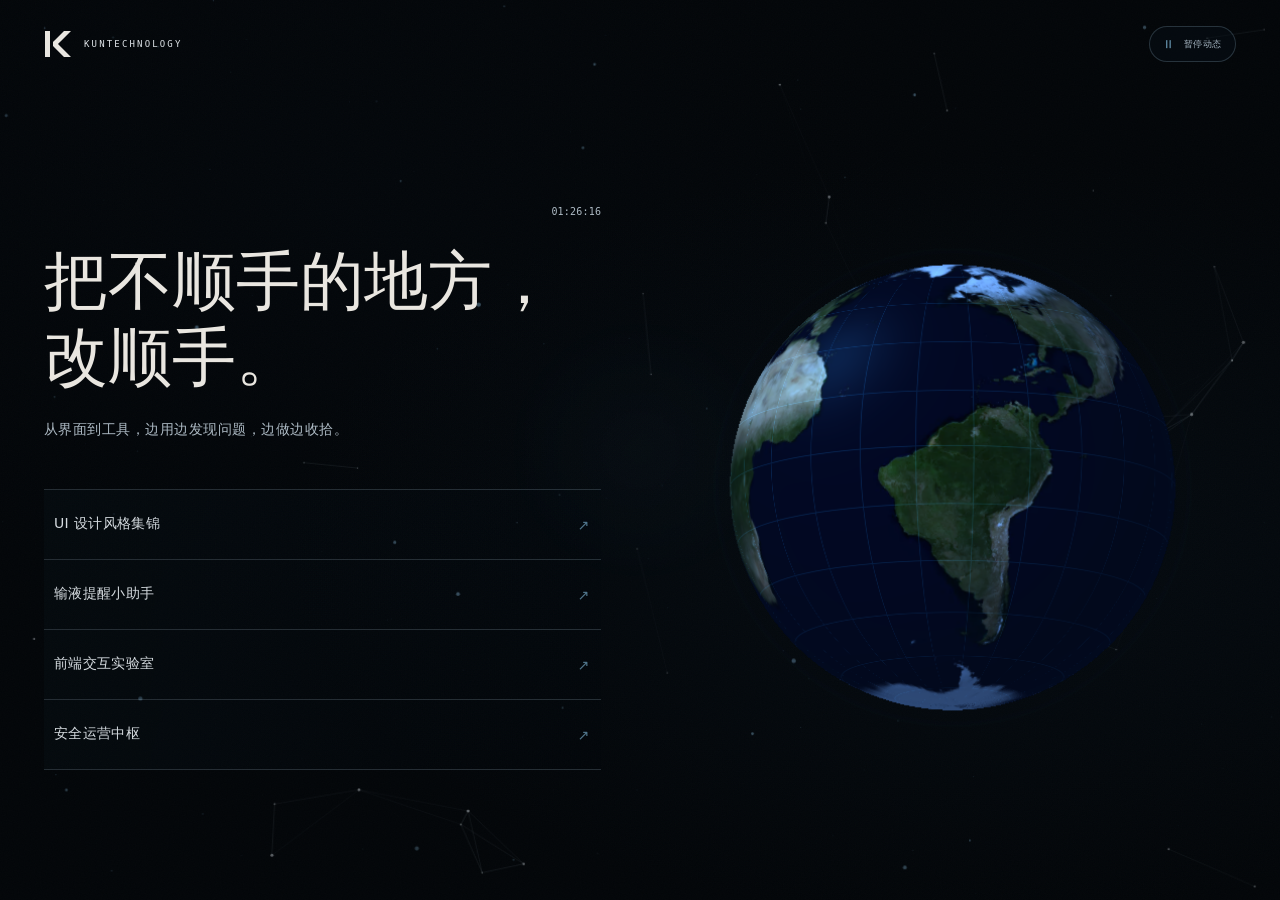
<file: index.html>
<!doctype html>
<html lang="zh-CN">
<head>
  <meta charset="utf-8">
  <meta name="viewport" content="width=device-width, initial-scale=1, viewport-fit=cover">
  <meta name="theme-color" content="#030609">
  <meta name="description" content="把不顺手的地方，改顺手。从界面到工具，边用边发现问题，边做边收拾。">
  <meta name="robots" content="index,follow">
  <link rel="canonical" href="https://kuntechnology.github.io/">
  <link rel="icon" type="image/svg+xml" href="/favicon.svg">
  <meta property="og:type" content="website">
  <meta property="og:title" content="把不顺手的地方，改顺手。 · Kuntechnology">
  <meta property="og:description" content="从界面到工具，边用边发现问题，边做边收拾。">
  <meta property="og:url" content="https://kuntechnology.github.io/">
  <title>把不顺手的地方，改顺手。 · Kuntechnology</title>
  <style>
    @property --edge-angle { syntax: "<angle>"; inherits: false; initial-value: 125deg; }
    @property --halo-rx { syntax: "<length>"; inherits: false; initial-value: 140px; }
    @property --halo-ry { syntax: "<length>"; inherits: false; initial-value: 140px; }
    :root {
      color-scheme: dark; --ink:#e9e6e0; --muted:#aebbc5; --dim:#8293a0; --ground:#030609;
      --space-spotlight:rgba(129,191,232,.095); --space-grain-alpha:.035; --spotlight-x:50vw; --spotlight-y:50vh;
      --line:rgba(171,197,217,.20); --blue:#8ccbee; --blue-bright:#c7f0ff;
      --panel-border-active:rgba(164,222,246,.54); --panel-edge-light:rgba(186,235,255,.58); --panel-edge-dim:rgba(100,174,214,.14);
      --serif:"Songti SC","Noto Serif CJK SC",STSong,"Yu Mincho",ui-serif,Georgia,serif;
      --sans:Inter,ui-sans-serif,system-ui,-apple-system,BlinkMacSystemFont,"Segoe UI","PingFang SC","Hiragino Sans GB","Microsoft YaHei",sans-serif;
      --mono:ui-monospace,SFMono-Regular,Menlo,Consolas,monospace;
    }
    *,*::before,*::after{box-sizing:border-box}
    html{min-width:320px;overflow-x:clip;background:var(--ground);scroll-behavior:smooth}
    body{min-width:320px;min-height:100svh;margin:0;overflow-x:hidden;color:var(--ink);background:radial-gradient(ellipse at 76% 60%,rgba(16,40,61,.16),transparent 43rem),radial-gradient(ellipse at 26% 24%,rgba(7,17,29,.12),transparent 36rem),var(--ground);font-family:var(--sans);-webkit-font-smoothing:antialiased}
    #noise-texture,#spotlight{position:fixed;inset:0;pointer-events:none}
    #noise-texture{z-index:0;opacity:var(--space-grain-alpha);background-size:180px 180px;background-image:url("data:image/svg+xml,%3Csvg xmlns='http://www.w3.org/2000/svg' viewBox='0 0 180 180'%3E%3Cfilter id='n'%3E%3CfeTurbulence type='fractalNoise' baseFrequency='.82' numOctaves='2' stitchTiles='stitch'/%3E%3C/filter%3E%3Crect width='100%25' height='100%25' filter='url(%23n)' opacity='.62'/%3E%3C/svg%3E")}
    #spotlight{z-index:2;display:none;opacity:0;--halo-rx:140px;--halo-ry:140px;background:radial-gradient(ellipse var(--halo-rx) var(--halo-ry) at var(--spotlight-x) var(--spotlight-y),var(--space-spotlight),rgba(91,151,188,.025) 46%,transparent 100%)}
    html[data-typed-effects="true"] #spotlight{animation:spotlight-waver 8.3s cubic-bezier(.38,.05,.62,.95) infinite}
    html[data-spotlight-active="true"] #spotlight{opacity:1} html[data-motion-stopped="true"] #spotlight{opacity:0}
    a{color:inherit} a:focus-visible{outline:2px solid var(--blue-bright);outline-offset:5px;border-radius:2px}
    .skip-link{position:fixed;z-index:20;top:12px;left:12px;padding:11px 15px;transform:translateY(-160%);color:#07101e;background:var(--blue-bright);font-weight:700;text-decoration:none}
    .skip-link:focus{transform:translateY(0)}
    .ambient,.pointer-trails{position:fixed;inset:0;width:100%;height:100%;pointer-events:none}
    .ambient{z-index:1;opacity:.7}.pointer-trails{z-index:4;opacity:.92}
    .frame{position:relative;z-index:3;width:min(1360px,calc(100% - 88px));margin-inline:auto}
    .masthead{height:88px;display:flex;align-items:center;justify-content:space-between}
    .wordmark{display:inline-flex;align-items:center;gap:12px;color:#e0e5e9;text-decoration:none}
    .wordmark-mark{display:block;flex:none;width:28px;height:32px;object-fit:contain}
    .wordmark-name{font:500 9px/1 var(--mono);letter-spacing:.24em}
    .motion-toggle{min-height:36px;display:inline-flex;align-items:center;gap:9px;padding:0 13px;border:1px solid rgba(151,183,205,.24);border-radius:999px;color:#a8b7c4;background:rgba(7,15,23,.48);font:9px/1 var(--mono);letter-spacing:.06em;cursor:pointer;transition:color .2s ease,border-color .2s ease,background .2s ease}
    .motion-toggle:hover,.motion-toggle:focus-visible{color:var(--blue-bright);border-color:rgba(140,203,238,.62);background:rgba(20,44,61,.42)}
    .motion-glyph{width:12px;color:var(--blue);font:11px/1 var(--mono);text-align:center}.motion-toggle:disabled{opacity:.62;cursor:not-allowed}
    main{min-height:calc(100svh - 88px)}
    .exhibition{min-height:calc(100svh - 88px);display:grid;grid-template-columns:minmax(0,1fr) minmax(0,1.02fr);grid-template-rows:auto auto;align-items:center;column-gap:clamp(28px,5.2vw,76px);padding:clamp(26px,4.5vh,48px) 0 clamp(36px,6vh,58px)}
    .copy{grid-column:1;grid-row:1;align-self:end;min-width:0;max-width:610px;padding:0 0 8px}
    .clock-row{min-height:15px;display:flex;align-items:center;justify-content:flex-end;margin:0 0 24px}
    .local-clock{display:inline-flex;flex:none;align-items:center;gap:7px;margin-inline-start:auto;color:var(--muted);font:10px/1 var(--mono);font-variant-numeric:tabular-nums;letter-spacing:.02em;white-space:nowrap}
    .local-clock[hidden]{display:none}.local-clock time{min-width:8ch}
    h1{margin:0;max-width:610px;color:var(--ink);font:500 clamp(56px,5vw,72px)/1.2 var(--serif);letter-spacing:0}
    .title-line{display:block}
    .intro{max-width:510px;margin:20px 0 0;color:var(--muted);font-size:14px;line-height:1.85;letter-spacing:.035em;text-wrap:pretty}
    .project-nav{grid-column:1;grid-row:2;align-self:start;min-width:0;margin:clamp(30px,4.2vh,42px) 0 0}
    .index{display:grid;gap:0;margin:0;padding:0;list-style:none;border-top:1px solid var(--line)}
    .index li{position:relative;min-width:0;border-bottom:1px solid var(--line)}
    .index-link{min-height:69px;display:grid;grid-template-columns:minmax(0,1fr) 18px;align-items:center;gap:12px;position:relative;isolation:isolate;margin:0;padding:8px 10px;color:var(--muted);text-decoration:none;--impact:0;--collision-x:0;--collision-y:0;border:0;border-radius:0;background:linear-gradient(105deg,rgba(20,42,58,.12),rgba(7,18,29,.02));transform:translate3d(calc(var(--collision-x)*1px),calc(var(--collision-y)*1px),0) scaleX(calc(1 + var(--impact)*.008)) scaleY(calc(1 + var(--impact)*.025));transition:color .22s ease,padding .22s ease,transform .32s cubic-bezier(.2,.9,.3,1.14),background-color .22s ease}
    .index-link::before{content:"";position:absolute;z-index:-1;inset:0;padding:1px;background:conic-gradient(from var(--edge-angle,125deg),transparent 0deg 218deg,var(--panel-edge-dim) 258deg,var(--panel-edge-light) 282deg,var(--panel-edge-dim) 308deg,transparent 336deg);-webkit-mask:linear-gradient(#000 0 0) content-box,linear-gradient(#000 0 0);mask:linear-gradient(#000 0 0) content-box,linear-gradient(#000 0 0);-webkit-mask-composite:xor;mask-composite:exclude;opacity:0;transition:opacity .22s ease;pointer-events:none}
    html[data-typed-effects="true"] .index-link::before{animation:edge-flow 14s linear infinite}
    .index li:nth-child(2) .index-link::before{animation-delay:-3.5s}.index li:nth-child(3) .index-link::before{animation-delay:-7s}.index li:nth-child(4) .index-link::before{animation-delay:-10.5s}
    .index-link::after{content:"";position:absolute;z-index:-1;left:var(--link-glow-x,50%);top:var(--link-glow-y,50%);width:calc(12px + var(--impact)*46px);height:calc(12px + var(--impact)*16px);border-radius:50%;background:radial-gradient(ellipse,rgba(124,199,231,.16),rgba(124,199,231,0) 73%);filter:blur(calc(1px + var(--impact)*3px));opacity:calc(var(--impact)*.72);transform:translate(-50%,-50%) scaleX(1.2);transition:width .22s ease,height .22s ease,opacity .22s ease,filter .22s ease;pointer-events:none}
    .index-orb{justify-self:center;width:4px;height:4px;border-radius:50%;background:#8ea6b8;box-shadow:0 0 0 1px rgba(143,192,219,.1),0 0 7px rgba(140,203,238,.23);transition:transform .24s ease,background .24s ease,box-shadow .24s ease}
    .index-copy{min-width:0;display:grid;gap:0}
    .index-title{color:#d6dce0;font-size:14px;letter-spacing:.025em;transition:color .2s ease}
    .index-arrow{justify-self:end;color:var(--blue);font-size:14px;opacity:.56;transform:translate(-2px,1px);transition:opacity .22s ease,transform .22s ease}
    .index-link:hover,.index-link:focus-visible{color:#f3f5f3;padding-inline:14px;background:linear-gradient(105deg,rgba(20,50,70,.36),rgba(7,18,29,.08))}
    .index-link:focus-visible{outline-offset:2px}.index-link:hover::before,.index-link:focus-visible::before{opacity:.82}
    .index-link:hover .index-orb,.index-link:focus-visible .index-orb{background:var(--blue-bright);box-shadow:0 0 0 3px rgba(140,203,238,.13),0 0 12px rgba(140,203,238,.72);transform:scale(calc(1.16 + var(--impact)*.25))}
    .index-link:hover .index-title,.index-link:focus-visible .index-title{color:#f3f5f3}.index-link:hover .index-number,.index-link:focus-visible .index-number{color:var(--blue)}
    .index-link:hover .index-arrow,.index-link:focus-visible .index-arrow{opacity:1;transform:translate(0,0)}
    .click-wave{position:absolute;z-index:0;left:var(--click-x,50%);top:var(--click-y,50%);width:12px;height:12px;border:1px solid rgba(199,240,255,.86);border-radius:50%;opacity:0;transform:translate(-50%,-50%) scale(.3);pointer-events:none}
    .index-link.is-clicked .click-wave{animation:click-wave .46s cubic-bezier(.12,.65,.3,1) both}
    .click-static{position:absolute;z-index:0;left:var(--click-x,50%);top:var(--click-y,50%);width:28px;height:28px;border:1px solid rgba(199,240,255,.82);border-radius:50%;opacity:0;box-shadow:0 0 12px rgba(114,205,240,.18),inset 0 0 8px rgba(114,205,240,.08);transform:translate(-50%,-50%);pointer-events:none}
    .artwork-stage{position:relative;grid-column:2;grid-row:1/span 2;align-self:center;justify-self:center;width:min(100%,740px);aspect-ratio:1;isolation:isolate;overflow:visible;margin:0;pointer-events:none}
    .earth-scene,.globe-fallback{position:absolute;inset:0;display:block;width:100%;height:100%}
    .globe-fallback{z-index:2;inset:16%;width:68%;height:68%;border-radius:50%;overflow:hidden;background:radial-gradient(circle at 36% 31%,#3779a7,#0c3357 49%,#061527 78%);box-shadow:inset -26px -10px 56px rgba(0,0,0,.66);transform:translate3d(calc(var(--camera-x,0px)*.42),calc(var(--camera-y,0px)*.42),0);transition:opacity .7s ease,visibility .7s ease}
    .globe-fallback img{display:block;width:100%;height:100%;object-fit:cover;object-position:center;filter:saturate(1.14) hue-rotate(4deg) brightness(.82)}
    .globe-fallback::after{content:"";position:absolute;inset:0;border-radius:50%;background:radial-gradient(circle at 32% 29%,rgba(90,189,255,.06),transparent 38%),linear-gradient(113deg,rgba(10,61,106,.02) 38%,rgba(1,8,20,.60) 100%);box-shadow:inset -14px -4px 42px rgba(2,9,20,.48),inset 0 0 20px rgba(101,186,239,.04)}
    .earth-scene{z-index:3;inset:13%;width:74%;height:74%;opacity:0;transform:translate3d(calc(var(--camera-x,0px)*.42),calc(var(--camera-y,0px)*.42),0);transition:opacity .8s ease}
    .artwork-stage[data-webgl="ready"] .earth-scene{opacity:1}.artwork-stage[data-webgl="ready"] .globe-fallback{opacity:0;visibility:hidden}
    .stage-label,.stage-footnote{position:absolute;z-index:4;color:#a4b8c9;font:8px/1.5 var(--mono);letter-spacing:.13em;text-transform:uppercase;pointer-events:none}
    .stage-label{top:15%;left:7%;display:flex;align-items:center;gap:8px;color:#b5cbda;text-shadow:0 1px 3px rgba(3,6,9,.96),0 0 8px rgba(3,6,9,.72)}
    .stage-label::before{content:"";width:4px;height:4px;border-radius:50%;background:var(--blue-bright);box-shadow:0 0 8px rgba(199,240,255,.8)}
    .stage-footnote{right:8%;bottom:14%;color:var(--ink);letter-spacing:.10em;text-shadow:0 1px 3px rgba(3,6,9,.96),0 0 8px rgba(3,6,9,.72)}
    .art-caption{position:absolute;width:1px;height:1px;padding:0;margin:-1px;overflow:hidden;clip:rect(0,0,0,0);white-space:nowrap;border:0}
    .custom-cursor{position:fixed;z-index:30;top:0;left:0;width:0;height:0;opacity:0;pointer-events:none;transform:translate3d(var(--cursor-x,-100px),var(--cursor-y,-100px),0);transition:opacity .18s ease;will-change:transform}
    .custom-cursor.is-visible{opacity:1}
    .cursor-ring{position:absolute;top:0;left:0;width:22px;height:22px;border:1px solid rgba(190,227,245,.66);border-radius:50%;background:rgba(8,22,34,.14);box-shadow:0 0 10px rgba(104,194,231,.16);transform:translate(-50%,-50%);transition:width .2s cubic-bezier(.2,.8,.3,1.2),height .2s cubic-bezier(.2,.8,.3,1.2),border-color .18s ease,background .18s ease,box-shadow .18s ease}
    .cursor-core{position:absolute;top:0;left:0;width:4px;height:4px;border-radius:50%;background:var(--blue-bright);box-shadow:0 0 9px rgba(159,225,248,.9);transform:translate(-50%,-50%);transition:opacity .12s ease}
    .custom-cursor.is-near .cursor-ring{width:48px;height:48px;border-color:rgba(173,231,251,.9);background:rgba(11,32,46,.42);box-shadow:0 0 20px rgba(103,201,239,.3),inset 0 0 16px rgba(112,197,230,.08)}
    .custom-cursor.is-near .cursor-core{opacity:0}
    .custom-cursor.is-press .cursor-ring{width:64px;height:64px;border-color:#d2f5ff;background:rgba(35,82,104,.24);box-shadow:0 0 27px rgba(126,219,248,.45)}
    html[data-custom-cursor="true"],html[data-custom-cursor="true"] *{cursor:none!important}
    html[data-keyboard-navigation="true"] .custom-cursor{opacity:0!important}
    html[data-motion-stopped="true"] *,html[data-motion-stopped="true"] *::before,html[data-motion-stopped="true"] *::after{animation-play-state:paused!important;transition:none!important}
    html[data-motion-stopped="true"] .index-link.is-clicked .click-wave{animation:none!important}
    html[data-motion-stopped="true"] .index-link.is-clicked .click-static{opacity:.86!important}
    html[data-motion-stopped="true"] #spotlight,html[data-motion-stopped="true"] .index-link::before{animation:none!important}
    @keyframes edge-flow{to{--edge-angle:485deg}}
    @keyframes spotlight-waver{0%,100%{--halo-rx:140px;--halo-ry:137px}13%{--halo-rx:145px;--halo-ry:134px}31%{--halo-rx:136px;--halo-ry:145px}49%{--halo-rx:142px;--halo-ry:140px}73%{--halo-rx:133px;--halo-ry:143px}89%{--halo-rx:147px;--halo-ry:136px}}
    @keyframes click-wave{0%{opacity:.94;transform:translate(-50%,-50%) scale(.25)}100%{opacity:0;transform:translate(-50%,-50%) scale(6.5)}}
    @media (hover:hover) and (pointer:fine){#spotlight{display:block}}
    @media (hover:none),(pointer:coarse),(prefers-reduced-motion:reduce){#spotlight{display:none!important}}
    @media (min-width:1041px){.globe-fallback,.earth-scene{transform:translate3d(calc(var(--camera-x,0px)*.42),calc(var(--camera-y,0px)*.42),0) scale(1.15)}}
    @media (max-width:1040px){.frame{width:calc(100% - 56px)}.exhibition{column-gap:26px}h1{font-size:clamp(38px,5vw,52px);line-height:1.22}.artwork-stage{width:min(108%,650px)}.index-link{min-height:66px}}
    @media (max-width:760px){
      .frame{width:calc(100% - 40px)}.masthead{height:68px}.wordmark{gap:9px}.wordmark-mark{width:24px;height:28px}.wordmark-name{font-size:8px;letter-spacing:.19em}
      .motion-toggle{min-height:33px;gap:7px;padding-inline:10px;font-size:8px}main{min-height:auto}
      .exhibition{min-height:auto;grid-template-columns:minmax(0,1fr);grid-template-rows:auto auto auto;gap:0;padding:20px 0 36px}
      .copy{grid-column:1;grid-row:1;align-self:auto;width:100%;max-width:none;padding:0}.clock-row{margin-bottom:17px}.local-clock{font-size:9px}
      h1{max-width:620px;font-size:clamp(36px,10.8vw,42px);line-height:1.22;letter-spacing:0}.intro{max-width:420px;margin-top:13px;font-size:12px;line-height:1.75}
      .artwork-stage{grid-column:1;grid-row:2;justify-self:end;width:min(64vw,240px);margin:-4px -7px 0 auto}.globe-fallback{inset:4%;width:92%;height:92%}.earth-scene{inset:0;width:100%;height:100%}
      .project-nav{grid-column:1;grid-row:3;width:100%;margin:0}
      .index-link{min-height:61px;grid-template-columns:minmax(0,1fr) 18px;gap:10px;padding-inline:8px}.index-title{font-size:13px}.index-arrow{opacity:.72;transform:none}
    }
    @media (max-width:380px){.frame{width:calc(100% - 32px)}.artwork-stage{width:min(62vw,220px);margin-top:-2px;margin-bottom:0}.index-link{min-height:59px;grid-template-columns:minmax(0,1fr) 17px;gap:8px}.index-title{font-size:12px}}
    @media (prefers-reduced-motion:reduce){html{scroll-behavior:auto}*,*::before,*::after{scroll-behavior:auto!important;animation:none!important;transition:none!important}.custom-cursor{display:none!important}.index-link.is-clicked .click-static{opacity:.86!important}}
  </style>
</head>
<body>
  <a class="skip-link" href="#main">跳到项目入口</a>
  <div id="noise-texture" aria-hidden="true"></div>
  <canvas class="ambient" id="ambient" aria-hidden="true"></canvas>
  <div id="spotlight" aria-hidden="true"></div>
  <canvas class="pointer-trails" id="pointer-trails" aria-hidden="true"></canvas>
  <header class="frame masthead">
    <a class="wordmark" href="/" aria-label="Kuntechnology 首页">
      <img class="wordmark-mark" src="/favicon.svg" width="28" height="32" alt="" aria-hidden="true">
      <span class="wordmark-name">KUNTECHNOLOGY</span>
    </a>
    <button class="motion-toggle" id="motion-toggle" type="button" aria-label="暂停动态效果" aria-pressed="false"><span class="motion-glyph" aria-hidden="true">Ⅱ</span><span class="motion-label">暂停动态</span></button>
  </header>
  <main id="main" class="frame">
    <section class="exhibition" aria-labelledby="page-title">
      <div class="copy">
        <p class="clock-row"><span class="local-clock" aria-live="off" hidden><span class="art-caption">本地时间：</span><time id="local-time">--:--:--</time></span></p>
        <h1 id="page-title"><span class="title-line">把不顺手的地方，</span><span class="title-line">改顺手。</span></h1>
        <p class="intro">从界面到工具，边用边发现问题，边做边收拾。</p>
      </div>
      <figure class="artwork-stage" id="artwork" data-webgl="loading" data-paused="true" role="img" aria-labelledby="earth-caption">
        <div class="globe-fallback" aria-hidden="true"><img src="/assets/earth-blue-marble.webp" alt="" fetchpriority="high" decoding="async"></div>
        <canvas class="earth-scene" id="earth-scene" aria-hidden="true"></canvas>
        <figcaption class="art-caption" id="earth-caption">蓝色地球以 NASA Earth Observatory 的 Blue Marble: Next Generation 全球图像为底，并叠加经纬网。</figcaption>
      </figure>
      <nav class="project-nav" aria-label="四个项目入口">
        <ol class="index">
          <li><a class="index-link" href="https://kuntechnology.github.io/ui-style-gallery/" target="_blank" rel="noopener noreferrer"><span class="index-copy"><span class="index-title">UI 设计风格集锦</span></span><span class="index-arrow" aria-hidden="true">↗</span><span class="art-caption">（新标签页打开）</span></a></li>
          <li><a class="index-link" href="https://kuntechnology.github.io/iv-infusion-helper/" target="_blank" rel="noopener noreferrer"><span class="index-copy"><span class="index-title">输液提醒小助手</span></span><span class="index-arrow" aria-hidden="true">↗</span><span class="art-caption">（新标签页打开）</span></a></li>
          <li><a class="index-link" href="https://kuntechnology.github.io/frontend-interaction-lab/" target="_blank" rel="noopener noreferrer"><span class="index-copy"><span class="index-title">前端交互实验室</span></span><span class="index-arrow" aria-hidden="true">↗</span><span class="art-caption">（新标签页打开）</span></a></li>
          <li><a class="index-link" href="https://kuntechnology.github.io/security-console/" target="_blank" rel="noopener noreferrer"><span class="index-copy"><span class="index-title">安全运营中枢</span></span><span class="index-arrow" aria-hidden="true">↗</span><span class="art-caption">（新标签页打开）</span></a></li>
        </ol>
      </nav>
    </section>
  </main>
  <script defer src="/assets/gsap-3.15.0.min.js"></script>
  <script defer src="/assets/particle-network.js"></script>
  <script defer src="/assets/visual-effects.js"></script>
  <script defer src="/assets/home-interactions.js"></script>
  <script defer src="/assets/local-clock.js"></script>
  <div class="custom-cursor" id="custom-cursor" aria-hidden="true"><span class="cursor-ring"></span><span class="cursor-core"></span></div>
</body>
</html>
</file>
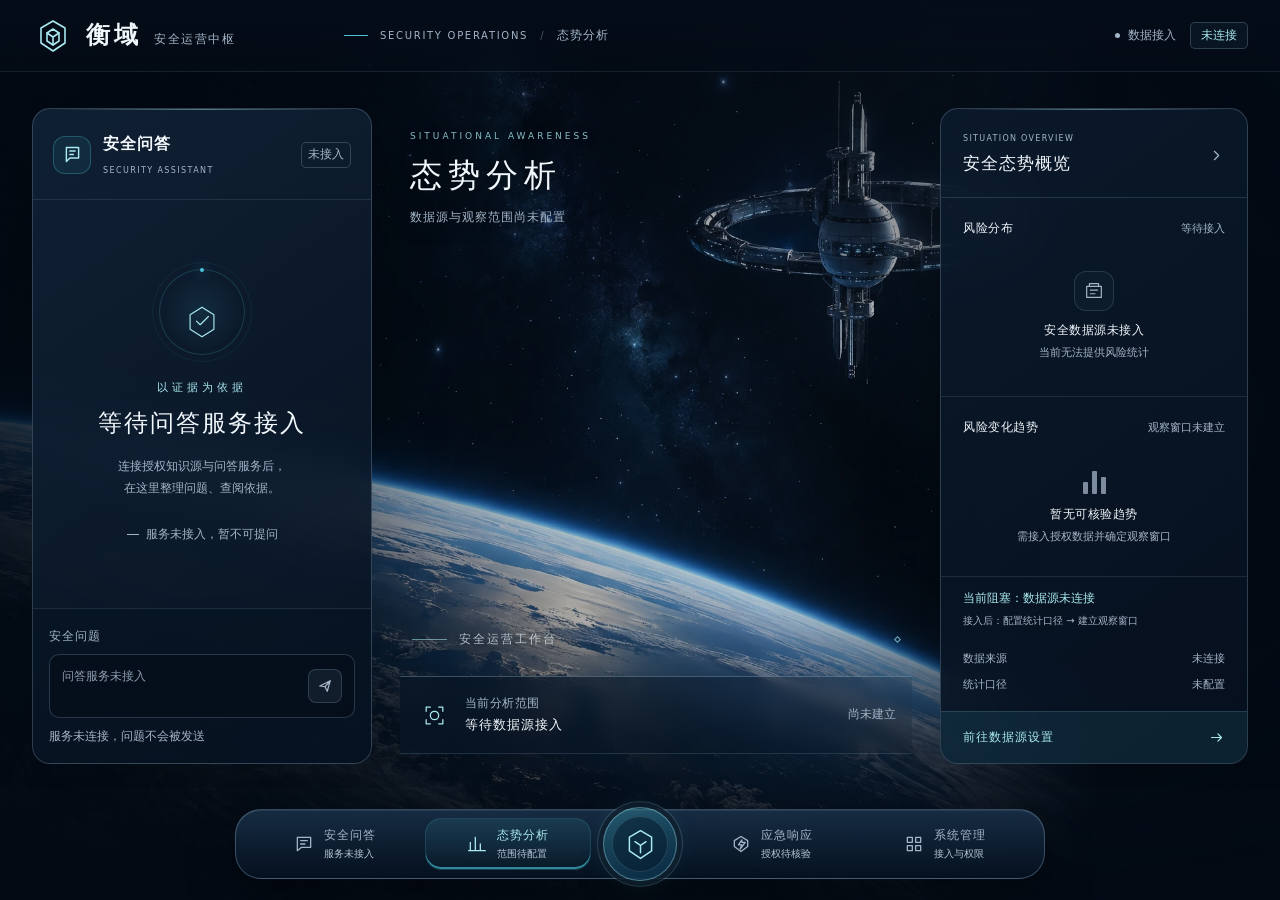
<file: security-console/index.html>
<!doctype html>
<html lang="zh-CN">
<head>
  <meta charset="utf-8">
  <meta name="viewport" content="width=device-width, initial-scale=1">
  <meta name="theme-color" content="#050b16">
  <meta name="description" content="衡域安全运营中枢，基于授权与证据的安全运营工作台。">
  <title>态势分析 · 衡域安全运营中枢</title>
  <link rel="stylesheet" href="styles.css">
  <link rel="stylesheet" href="src/qa.css">
  <link rel="stylesheet" href="src/operational.css">
  <link rel="icon" href="public/assets/favicon.svg" type="image/svg+xml">
  <meta name="robots" content="noindex,nofollow">
  <meta name="referrer" content="no-referrer">
  <meta http-equiv="Content-Security-Policy" content="default-src 'none'; script-src 'self'; style-src 'self'; img-src 'self'; font-src 'self'; connect-src 'none'; base-uri 'none'; form-action 'none'; object-src 'none'; upgrade-insecure-requests">
  <script type="module" src="src/app.js"></script>
</head>
<body>
  <a class="skip-link" href="#workspace">跳至主内容</a>
  <div class="space-scene" aria-hidden="true"></div>
  <div class="scene-shade" aria-hidden="true"></div>
  <header class="topbar">
    <div class="identity">
      <span class="identity-mark" aria-hidden="true"><svg viewBox="0 0 40 40"><path d="M20 5 32 12v15l-12 8-12-8V12z"/><path d="m14 17 6-4 6 4v8l-6 4-6-4z"/><path d="m14 17 6 4 6-4M20 21v8"/></svg></span>
      <div class="identity-type"><strong>衡域</strong><span>安全运营中枢</span></div>
    </div>
    <div class="workspace-label"><span class="small-rule"></span>SECURITY OPERATIONS<span class="label-divider">/</span><span id="current-module-label">态势分析</span></div>
    <div class="connection-state"><span class="status-dot"></span><span>数据接入</span><strong>未连接</strong></div>
  </header>
  <div id="live-status" class="sr-only" role="status" aria-live="polite" aria-atomic="true"></div>

  <main id="workspace" class="mission-grid" tabindex="-1">
    <aside class="dialogue-panel" aria-labelledby="assistant-title">
      <div class="panel-heading">
        <div class="heading-icon" aria-hidden="true"><svg viewBox="0 0 24 24"><path d="M5 4h14v12H9l-4 4z"/><path d="M9 8h6M9 12h4"/></svg></div>
        <div><h2 id="assistant-title">安全问答</h2><span class="eyebrow">SECURITY ASSISTANT</span></div>
        <span class="quiet-tag">未接入</span>
      </div>
      <div class="dialogue-content">
        <div class="assistant-orbit" aria-hidden="true"><span></span><svg viewBox="0 0 48 48"><path d="M24 8 37 16v16L24 40 11 32V16z"/><path d="m18 23 4 4 9-9"/></svg></div>
        <p class="dialogue-kicker">以证据为依据</p>
        <h3>等待问答服务接入</h3>
        <p class="dialogue-description">连接授权知识源与问答服务后，<br>在这里整理问题、查阅依据。</p>
        <div class="assistant-status"><span class="status-line"></span><span>服务未接入，暂不可提问</span></div>
      </div>
      <form class="question-composer" aria-label="安全问题">
        <label for="security-question">安全问题</label>
        <div class="composer-field"><textarea id="security-question" rows="2" placeholder="问答服务未接入" aria-describedby="question-service-note" disabled></textarea><button type="submit" aria-label="发送问题" aria-describedby="question-service-note" disabled><svg viewBox="0 0 24 24" aria-hidden="true"><path d="m5 12 14-7-4 14-3-6-7-1zM12 13l7-8"/></svg></button></div>
        <p id="question-service-note" class="composer-note">服务未连接，问题不会被发送</p>
      </form>
    </aside>

    <section class="scene-center" aria-labelledby="page-title">
      <div class="page-heading"><p class="eyebrow">SITUATIONAL AWARENESS</p><h1 id="page-title">态势分析</h1><p class="page-subtitle">数据源与观察范围尚未配置</p></div>
      <div class="scene-caption"><span class="caption-line"></span><span>安全运营工作台</span><span class="caption-orbit" aria-hidden="true"></span></div>
      <div class="scope-strip"><span class="scope-symbol" aria-hidden="true"><svg viewBox="0 0 24 24"><path d="M4 8V4h4M16 4h4v4M20 16v4h-4M8 20H4v-4"/><circle cx="12" cy="12" r="4"/></svg></span><div><span class="scope-label">当前分析范围</span><strong>等待数据源接入</strong></div><span class="scope-status">尚未建立</span></div>
    </section>

    <aside class="insight-rail" aria-labelledby="overview-title">
      <div class="rail-heading"><div><span class="eyebrow">SITUATION OVERVIEW</span><h2 id="overview-title">安全态势概览</h2></div><svg viewBox="0 0 24 24" aria-hidden="true"><path d="m9 6 6 6-6 6"/></svg></div>
      <section class="rail-section overview-section" aria-labelledby="data-state-title">
        <div class="section-label"><h3 id="data-state-title">风险分布</h3><span>等待接入</span></div>
        <div class="load-surface overview-load" aria-hidden="true"><div class="skeleton skeleton-ring"></div><div class="skeleton-lines"><span class="skeleton sk-wide"></span><span class="skeleton sk-short"></span></div><div class="skeleton-stat-row"><span class="skeleton"></span><span class="skeleton"></span><span class="skeleton"></span></div></div>
        <div class="unavailable-state overview-ready"><span class="state-symbol" aria-hidden="true"><svg viewBox="0 0 24 24"><path d="M4 7h16v12H4zM7 7V4h10v3M8 11h8M8 15h5"/></svg></span><strong>安全数据源未接入</strong><p>当前无法提供风险统计</p></div>
      </section>
      <section class="rail-section trend-section" aria-labelledby="trend-title">
        <div class="section-label"><h3 id="trend-title">风险变化趋势</h3><span>观察窗口未建立</span></div>
        <div class="load-surface trend-load" aria-hidden="true"><span class="skeleton sk-wide"></span><span class="skeleton sk-medium"></span><div class="skeleton skeleton-chart"></div></div>
        <div class="unavailable-state trend-ready"><span class="trend-empty" aria-hidden="true"><i></i><i></i><i></i></span><strong>暂无可核验趋势</strong><p>需接入授权数据并确定观察窗口</p></div>
      </section>
      <p class="setup-order"><strong>当前阻塞：数据源未连接</strong><span>接入后：配置统计口径 → 建立观察窗口</span></p>
      <div class="source-ledger"><div><span>数据来源</span><strong>未连接</strong></div><div><span>统计口径</span><strong>未配置</strong></div></div>
      <button class="rail-action" type="button" data-go="system"><span>前往数据源设置</span><svg viewBox="0 0 24 24" aria-hidden="true"><path d="M5 12h14m-5-5 5 5-5 5"/></svg></button>
    </aside>
  </main>

  <nav class="module-dock" aria-label="主导航">
    <button type="button" class="module-link" data-module="qa"><svg viewBox="0 0 24 24" aria-hidden="true"><path d="M4 4h16v12H9l-5 4z"/><path d="M8 8h8M8 12h5"/></svg><span>安全问答<small>服务未接入</small></span></button>
    <button type="button" class="module-link active" data-module="situation" aria-current="page"><svg viewBox="0 0 24 24" aria-hidden="true"><path d="M4 20V10M10 20V4M16 20v-8M22 20H2"/></svg><span>态势分析<small>范围待配置</small></span></button>
    <div class="dock-core" aria-hidden="true"><span><svg viewBox="0 0 40 40"><path d="M20 5 32 12v15l-12 8-12-8V12z"/><path d="m14 17 6 4 6-4M20 21v8"/></svg></span></div>
    <button type="button" class="module-link" data-module="response"><svg viewBox="0 0 24 24" aria-hidden="true"><path d="m12 3 8 5v7l-8 6-8-6V8z"/><path d="m13 7-4 6h4l-2 5 6-8h-4z"/></svg><span>应急响应<small>授权待核验</small></span></button>
    <button type="button" class="module-link" data-module="system"><svg viewBox="0 0 24 24" aria-hidden="true"><path d="M4 4h6v6H4zM14 4h6v6h-6zM4 14h6v6H4zM14 14h6v6h-6z"/></svg><span>系统管理<small>接入与权限</small></span></button>
  </nav>
</body>
</html>
</file>
<file: security-console/styles.css>
:root{--canvas:#050b16;--surface:rgba(10,22,39,.88);--surface-raised:rgba(18,35,57,.94);--navigation:rgba(8,19,34,.92);--brand:#48c5d8;--accent:#a9e9f0;--text:#f2f7fc;--muted:#a4b5c8;--subtle:#7790a9;--border:rgba(166,202,225,.24);--focus:#e3fcff;--info:#58c7da;--success:#64cfa8;--warning:#f2bb67;--critical:#ff747b;--skeleton-base:rgba(160,185,208,.12);--skeleton-highlight:rgba(220,241,250,.22);--control-radius:10px;--panel-radius:18px;--space-1:4px;--space-2:8px;--space-3:12px;--space-4:16px;--space-5:20px;--space-6:24px;--space-8:32px;--space-10:40px;--space-12:48px}
*{box-sizing:border-box}html{min-width:320px;background:var(--canvas)}body{margin:0;min-height:100svh;color:var(--text);font-family:system-ui,-apple-system,BlinkMacSystemFont,"Segoe UI","Microsoft YaHei","Noto Sans CJK SC",sans-serif;font-size:14px;line-height:1.6;-webkit-font-smoothing:antialiased}button,textarea,input,select{font:inherit}button,a,textarea{outline-offset:4px}button{color:inherit}button:focus-visible,a:focus-visible,textarea:focus-visible{outline:2px solid var(--focus)}button{cursor:pointer}button:disabled,textarea:disabled{cursor:not-allowed}svg{width:24px;height:24px;fill:none;stroke:currentColor;stroke-width:1.65;stroke-linecap:round;stroke-linejoin:round}h1,h2,h3,p{margin:0}.skip-link{position:fixed;z-index:100;top:12px;left:12px;padding:12px 18px;background:var(--text);color:var(--canvas);transform:translateY(-160%);border-radius:8px}.skip-link:focus{transform:translateY(0)}
.space-scene,.scene-shade{position:fixed;inset:0;pointer-events:none}.space-scene{background:var(--canvas) url("public/assets/orbit-horizon.webp") center center/cover no-repeat;z-index:0}.scene-shade{z-index:1;background:linear-gradient(90deg,rgba(3,10,20,.82) 0%,rgba(3,10,20,.18) 43%,rgba(3,10,20,.06) 60%,rgba(3,10,20,.65) 100%),linear-gradient(180deg,rgba(3,10,20,.58),rgba(3,10,20,0) 45%,rgba(3,10,20,.18) 70%,rgba(3,10,20,.92))}.topbar{position:relative;z-index:3;display:flex;align-items:center;gap:32px;height:72px;padding:0 32px;border-bottom:1px solid rgba(166,202,225,.11);background:linear-gradient(180deg,rgba(5,13,25,.92),rgba(5,13,25,.4));backdrop-filter:blur(12px)}.identity{display:flex;align-items:center;gap:12px;min-width:280px}.identity-mark{display:grid;place-items:center;width:42px;height:46px;color:var(--accent)}.identity-mark svg{width:40px;height:40px;stroke-width:1.6}.identity-type{display:flex;align-items:baseline;gap:12px}.identity-type strong{font-size:24px;font-weight:650;letter-spacing:4px}.identity-type span{color:var(--muted);font-size:12px;letter-spacing:1.5px}.workspace-label{display:flex;align-items:center;gap:12px;color:var(--muted);font-size:10px;letter-spacing:1.7px;flex:1}.small-rule{display:block;width:24px;height:1px;background:var(--brand)}.label-divider{color:rgba(164,181,200,.45)}.workspace-label>span:last-child{font-size:12px;letter-spacing:1px}.connection-state{display:flex;align-items:center;gap:8px;color:var(--muted);font-size:12px}.connection-state strong{font-weight:500;margin-left:6px;padding:3px 10px;border:1px solid var(--border);border-radius:5px;color:var(--accent);background:rgba(34,67,91,.18)}.status-dot{width:5px;height:5px;border-radius:50%;background:var(--muted)}
.mission-grid{position:relative;z-index:2;display:grid;grid-template-columns:340px minmax(260px,1fr) 308px;gap:28px;align-items:center;max-width:1700px;margin:auto;min-height:calc(100svh - 72px);padding:36px 32px 132px}.dialogue-panel{position:relative;align-self:stretch;display:flex;flex-direction:column;max-height:660px;min-height:530px;overflow:hidden;border:1px solid var(--border);border-radius:var(--panel-radius);background:linear-gradient(145deg,rgba(17,35,55,.9),rgba(7,18,33,.91));box-shadow:0 22px 80px rgba(0,0,0,.2);backdrop-filter:blur(22px)}.dialogue-panel::before,.insight-rail::before{content:"";position:absolute;left:18px;right:18px;top:0;height:1px;background:linear-gradient(90deg,transparent,rgba(169,233,240,.45),transparent)}.panel-heading{display:flex;align-items:center;gap:12px;padding:22px 20px 20px;border-bottom:1px solid rgba(166,202,225,.13)}.heading-icon{display:grid;place-items:center;width:38px;height:38px;border:1px solid rgba(72,197,216,.3);border-radius:12px;background:rgba(72,197,216,.08);color:var(--accent)}.heading-icon svg{width:21px;height:21px}.panel-heading h2{font-size:16px;font-weight:600;letter-spacing:1px}.eyebrow{font-size:9px;color:var(--muted);letter-spacing:2px;line-height:1.4;font-weight:500}.panel-heading .eyebrow{font-size:8px;letter-spacing:1.4px}.quiet-tag{margin-left:auto;padding:2px 7px;border:1px solid var(--border);border-radius:5px;color:var(--muted);font-size:10px}.dialogue-content{display:flex;flex:1;min-height:330px;align-items:center;justify-content:center;flex-direction:column;padding:28px 20px 22px;text-align:center}.assistant-orbit{position:relative;display:grid;place-items:center;width:86px;height:86px;margin-bottom:24px;color:var(--accent);border:1px solid rgba(72,197,216,.2);border-radius:50%;background:radial-gradient(circle,rgba(72,197,216,.11),transparent 68%)}.assistant-orbit::before{content:"";position:absolute;inset:-8px;border:1px solid rgba(72,197,216,.08);border-radius:50%}.assistant-orbit::after{content:"";position:absolute;top:-2px;left:40px;width:4px;height:4px;border-radius:50%;background:var(--brand);box-shadow:0 0 12px var(--brand)}.assistant-orbit svg{width:44px;height:44px;stroke-width:1.25}.dialogue-kicker{font-size:11px;color:var(--accent);letter-spacing:4px;margin-bottom:9px}.dialogue-content h3{font-size:24px;line-height:1.45;font-weight:500;letter-spacing:2px}.dialogue-description{font-size:12px;line-height:1.9;color:var(--muted);margin-top:14px}.assistant-status{display:flex;align-items:center;gap:7px;margin-top:25px;font-size:10px;letter-spacing:.5px;color:var(--muted)}.status-line{width:12px;height:1px;background:var(--muted)}.question-composer{padding:18px 16px 17px;border-top:1px solid rgba(166,202,225,.13);background:rgba(7,18,33,.56)}.question-composer label{display:block;font-size:10px;color:var(--muted);margin-bottom:8px;letter-spacing:1px}.composer-field{display:flex;align-items:center;gap:8px;padding:12px;border:1px solid rgba(166,202,225,.22);border-radius:var(--control-radius);background:rgba(5,13,26,.65)}.composer-field textarea{display:block;width:100%;resize:none;border:0;outline:none;background:transparent;color:var(--muted);font-size:12px;line-height:1.6;height:38px;padding:0;opacity:1;-webkit-text-fill-color:var(--muted)}.composer-field textarea::placeholder{color:var(--muted);opacity:.85}.composer-field button{display:grid;place-items:center;width:34px;height:34px;flex:0 0 34px;border:1px solid rgba(166,202,225,.2);border-radius:8px;background:rgba(106,137,163,.12);color:var(--muted)}.composer-field button svg{width:18px;height:18px}.composer-note{font-size:10px;color:var(--muted);margin-top:9px;letter-spacing:.3px}
.scene-center{display:flex;align-self:stretch;min-width:0;flex-direction:column;position:relative;padding:8px 0 10px}.page-heading{padding:14px 0 0 10px;text-shadow:0 2px 20px rgba(0,0,0,.5)}.page-heading .eyebrow{font-size:9px;letter-spacing:3px;color:var(--accent);opacity:.8}.page-heading h1{font-size:32px;line-height:1.45;font-weight:400;letter-spacing:6px;margin-top:9px}.page-subtitle{color:var(--muted);font-size:12px;letter-spacing:1px;margin-top:10px}.scene-caption{display:flex;align-items:center;gap:12px;margin-top:auto;margin-bottom:27px;padding-left:12px;font-size:10px;letter-spacing:4px;color:rgba(226,244,252,.72);text-shadow:0 2px 12px var(--canvas)}.caption-line{width:35px;height:1px;background:rgba(169,233,240,.55)}.caption-orbit{width:5px;height:5px;border:1px solid rgba(169,233,240,.7);transform:rotate(45deg);margin-left:auto;margin-right:12px}.scope-strip{display:flex;align-items:center;gap:13px;padding:17px 16px;border-top:1px solid rgba(166,202,225,.32);border-bottom:1px solid rgba(166,202,225,.16);background:linear-gradient(90deg,rgba(8,21,37,.78),rgba(8,21,37,.12));backdrop-filter:blur(8px)}.scope-symbol{display:grid;place-items:center;width:36px;height:36px;color:var(--accent)}.scope-symbol svg{width:25px;height:25px;stroke-width:1.2}.scope-strip>div{display:flex;flex-direction:column;gap:2px}.scope-label{font-size:9px;color:var(--muted);letter-spacing:1.2px}.scope-strip strong{font-size:13px;font-weight:400;letter-spacing:1px}.scope-status{font-size:9px;color:var(--muted);margin-left:auto;white-space:nowrap}
.insight-rail{position:relative;overflow:hidden;min-width:0;align-self:stretch;max-height:660px;border:1px solid var(--border);border-radius:var(--panel-radius);background:linear-gradient(145deg,rgba(12,27,46,.86),rgba(6,17,31,.92));backdrop-filter:blur(24px);box-shadow:0 22px 80px rgba(0,0,0,.16);display:flex;flex-direction:column}.rail-heading{padding:24px 22px 20px;display:flex;align-items:center;justify-content:space-between;border-bottom:1px solid rgba(166,202,225,.17)}.rail-heading .eyebrow{display:block;font-size:8px;letter-spacing:1.3px;margin-bottom:6px}.rail-heading h2{font-size:17px;font-weight:500;letter-spacing:1px}.rail-heading>svg{width:17px;height:17px;color:var(--muted)}.rail-section{position:relative;padding:21px 22px;border-bottom:1px solid rgba(166,202,225,.13)}.overview-section{height:209px}.trend-section{height:190px}.section-label{display:flex;align-items:center;justify-content:space-between;gap:8px}.section-label h3{font-size:12px;font-weight:500;letter-spacing:.5px}.section-label>span{font-size:9px;color:var(--muted)}.load-surface{position:absolute;inset:61px 22px 21px;animation:placeholder-out .32s ease 1.65s both}.overview-load{display:flex;align-items:center;gap:18px;flex-wrap:wrap}.skeleton{position:relative;display:block;overflow:hidden;border-radius:4px;background:var(--skeleton-base)}.skeleton::after{content:"";position:absolute;inset:0;transform:translateX(-110%);background:linear-gradient(90deg,transparent,var(--skeleton-highlight),transparent);animation:shimmer 1.6s linear infinite}.skeleton-ring{width:64px;height:64px;border-radius:50%;flex:0 0 64px}.skeleton-lines{flex:1;display:flex;flex-direction:column;gap:10px}.skeleton-lines>.skeleton{height:10px}.sk-wide{width:100%}.sk-short{width:62%}.sk-medium{width:76%}.skeleton-stat-row{display:flex;gap:12px;width:100%;margin-top:7px}.skeleton-stat-row>.skeleton{flex:1;height:18px}.trend-load>.skeleton{height:8px;margin-bottom:10px}.trend-load .skeleton-chart{height:57px;width:100%;margin-top:15px;border-radius:5px}.unavailable-state{position:absolute;inset:59px 22px 21px;display:flex;align-items:center;justify-content:center;flex-direction:column;opacity:0;animation:state-in .4s ease 1.8s forwards}.unavailable-state strong{font-size:12px;font-weight:500;letter-spacing:.5px}.unavailable-state p{font-size:10px;color:var(--muted);margin-top:4px;text-align:center}.state-symbol{display:grid;place-items:center;width:40px;height:40px;color:var(--muted);margin-bottom:10px;border:1px solid rgba(166,202,225,.17);border-radius:12px;background:rgba(166,202,225,.03)}.state-symbol svg{width:22px;height:22px;stroke-width:1.3}.trend-empty{display:flex;align-items:flex-end;gap:4px;height:28px;margin-bottom:11px;opacity:.75}.trend-empty i{display:block;width:5px;height:12px;background:var(--muted);border-radius:1px}.trend-empty i:nth-child(2){height:23px}.trend-empty i:nth-child(3){height:17px}.source-ledger{padding:17px 22px;margin-top:auto;display:grid;gap:9px}.source-ledger>div{display:flex;justify-content:space-between;align-items:center;font-size:10px}.source-ledger span{color:var(--muted)}.source-ledger strong{font-size:10px;font-weight:400;color:var(--muted)}.rail-action{display:flex;align-items:center;justify-content:space-between;text-align:left;gap:12px;width:100%;padding:16px 22px;border:0;border-top:1px solid rgba(166,202,225,.17);background:rgba(72,197,216,.05);color:var(--accent);font-size:11px;letter-spacing:1px}.rail-action svg{width:17px;height:17px}.rail-action:hover{background:rgba(72,197,216,.12)}
.module-dock{position:fixed;z-index:8;left:50%;bottom:26px;transform:translateX(-50%);display:grid;grid-template-columns:1fr 1fr 86px 1fr 1fr;align-items:center;gap:6px;width:min(810px,calc(100% - 48px));padding:8px 16px;border:1px solid rgba(166,202,225,.3);border-radius:26px;background:linear-gradient(180deg,rgba(25,48,72,.88),rgba(5,17,32,.94));backdrop-filter:blur(22px);box-shadow:0 18px 48px rgba(0,0,0,.36),inset 0 1px 0 rgba(196,234,247,.09)}.module-link{display:flex;align-items:center;justify-content:center;gap:10px;min-width:0;min-height:52px;border:1px solid transparent;border-radius:16px;background:transparent;color:var(--muted);font-size:12px;letter-spacing:1px;transition:background .2s,color .2s}.module-link svg{width:20px;height:20px;stroke-width:1.55}.module-link:hover{background:rgba(72,197,216,.07);color:var(--text)}.module-link.active{background:linear-gradient(180deg,rgba(72,197,216,.12),rgba(72,197,216,.03));border-color:rgba(72,197,216,.17);color:var(--accent);box-shadow:inset 0 -2px 0 rgba(72,197,216,.65)}.dock-core{position:relative;display:grid;place-items:center;align-self:center;width:74px;height:74px;margin:-20px auto;border:1px solid rgba(169,233,240,.4);border-radius:50%;background:linear-gradient(160deg,rgba(72,197,216,.32),rgba(11,43,69,.96));box-shadow:0 0 0 5px rgba(5,19,34,.75),0 0 0 6px rgba(166,202,225,.2),0 0 28px rgba(72,197,216,.1)}.dock-core>span{display:grid;place-items:center;width:56px;height:56px;border:1px solid rgba(169,233,240,.15);border-radius:50%;background:rgba(7,27,47,.55);color:var(--accent)}.dock-core svg{width:37px;height:37px;stroke-width:1.6}
@keyframes shimmer{to{transform:translateX(110%)}}@keyframes placeholder-out{to{opacity:0;visibility:hidden}}@keyframes state-in{to{opacity:1}}
@media(min-width:1700px){.mission-grid{grid-template-columns:380px minmax(320px,1fr) 340px;gap:36px;padding-top:48px;padding-bottom:160px}.topbar{padding-left:44px;padding-right:44px}.dialogue-panel,.insight-rail{max-height:720px}.overview-section{height:230px}.trend-section{height:210px}.module-dock{bottom:36px}}
@media(max-width:1190px) and (min-width:1024px){.mission-grid{grid-template-columns:296px minmax(160px,1fr) 280px;gap:18px;padding:28px 22px 122px}.topbar{padding:0 22px;gap:20px}.identity{min-width:240px}.workspace-label{font-size:8px;letter-spacing:1px}.identity-type strong{font-size:22px}.identity-type span{font-size:10px}.panel-heading{padding:19px 17px}.dialogue-content{padding:20px 16px;min-height:290px}.dialogue-content h3{font-size:22px}.page-heading{padding-left:0}.page-heading h1{font-size:28px}.page-subtitle{font-size:10px;letter-spacing:.2px}.scope-strip{padding:14px 8px;gap:7px}.scope-strip strong{font-size:11px;letter-spacing:0}.scope-status{display:none}.rail-heading{padding:22px 18px 18px}.rail-section{padding-left:18px;padding-right:18px}.load-surface,.unavailable-state{left:18px;right:18px}.rail-heading h2{font-size:15px}.section-label>span{font-size:8px}.source-ledger{padding:16px 18px}.rail-action{padding:16px 18px}}
@media(max-height:780px) and (min-width:1024px){.topbar{height:62px}.mission-grid{min-height:calc(100svh - 62px);padding-top:24px;padding-bottom:106px;align-items:stretch}.dialogue-panel{min-height:470px}.dialogue-content{min-height:242px;padding-top:16px;padding-bottom:16px}.assistant-orbit{width:66px;height:66px;margin-bottom:18px}.assistant-orbit svg{width:36px;height:36px}.dialogue-content h3{font-size:21px}.dialogue-description{margin-top:10px}.assistant-status{margin-top:20px}.panel-heading{padding-top:16px;padding-bottom:16px}.question-composer{padding-top:12px;padding-bottom:12px}.overview-section{height:183px}.trend-section{height:161px}.rail-heading{padding-top:18px;padding-bottom:16px}.source-ledger{padding-top:12px;padding-bottom:12px}.rail-action{padding-top:12px;padding-bottom:12px}.module-dock{bottom:18px}.page-heading{padding-top:8px}}
@media(max-width:1023px){body{min-height:100svh}.space-scene{background-position:61% top;background-size:auto 740px;background-repeat:no-repeat}.scene-shade{background:linear-gradient(180deg,rgba(3,10,20,.4),rgba(3,10,20,.12) 240px,rgba(3,10,20,.96) 710px),linear-gradient(90deg,rgba(3,10,20,.18),rgba(3,10,20,.38))}.topbar{height:68px;padding:0 18px;gap:12px}.identity{min-width:0;gap:8px;flex:1}.identity-mark{width:33px;height:38px}.identity-mark svg{width:33px;height:33px}.identity-type{gap:7px;align-items:baseline}.identity-type strong{font-size:21px;letter-spacing:3px}.identity-type span{font-size:10px;letter-spacing:.4px}.workspace-label{display:none}.connection-state{gap:5px;font-size:10px}.connection-state>span:not(.status-dot){display:none}.connection-state strong{padding:2px 6px;margin-left:1px;font-size:9px}.mission-grid{display:flex;flex-direction:column;gap:20px;min-height:calc(100svh - 68px);padding:24px 18px 118px}.scene-center{order:0;min-height:238px;width:100%;padding:4px 0 0}.page-heading{padding:0}.page-heading .eyebrow{font-size:8px;letter-spacing:2px}.page-heading h1{font-size:28px;letter-spacing:5px;margin-top:8px}.page-subtitle{font-size:11px;margin-top:7px}.scene-caption{margin:44px 0 18px;padding-left:0;font-size:8px;letter-spacing:3px}.scope-strip{padding:12px 10px;gap:10px;border-radius:0}.scope-strip strong{font-size:12px}.scope-status{font-size:8px}.scope-symbol{width:28px;height:28px}.scope-symbol svg{width:22px;height:22px}.dialogue-panel{order:2;min-height:460px;max-height:none;width:100%;align-self:auto}.dialogue-content{min-height:240px;padding:24px 18px}.assistant-orbit{width:62px;height:62px;margin-bottom:20px}.assistant-orbit svg{width:35px;height:35px}.dialogue-content h3{font-size:22px}.dialogue-description{font-size:12px;margin-top:10px}.assistant-status{margin-top:20px}.panel-heading{padding:18px}.question-composer{padding:14px 16px}.insight-rail{order:1;width:100%;align-self:auto;max-height:none}.rail-heading{padding:20px}.rail-heading h2{font-size:16px}.overview-section{height:195px}.trend-section{height:177px}.rail-section{padding:20px}.load-surface,.unavailable-state{left:20px;right:20px}.source-ledger{padding:16px 20px;grid-template-columns:1fr 1fr;gap:20px}.source-ledger>div{gap:10px}.rail-action{padding:15px 20px}.module-dock{bottom:max(12px,env(safe-area-inset-bottom));width:calc(100% - 24px);grid-template-columns:repeat(4,1fr);gap:2px;padding:5px 4px;border-radius:20px;background:rgba(9,25,44,.96)}.dock-core{display:none}.module-link{flex-direction:column;gap:4px;min-height:61px;border-radius:14px;font-size:10px;letter-spacing:.4px}.module-link svg{width:19px;height:19px}.module-link.active{box-shadow:inset 0 -2px 0 rgba(72,197,216,.65)}.module-link:focus-visible{outline-offset:-3px}}
@media(prefers-reduced-motion:reduce){*,*::before,*::after{animation:none!important;transition:none!important}.load-surface{display:none}.unavailable-state{opacity:1}}

.quiet-tag,.assistant-status,.question-composer label,.composer-note,.scene-caption,.scope-label,.scope-status,.section-label>span,.unavailable-state p,.source-ledger>div,.source-ledger strong,.rail-action{font-size:12px}.scope-strip strong{font-size:13px}.quiet-tag{padding:2px 6px}.scene-caption{letter-spacing:2px}.assistant-status{letter-spacing:0}.composer-note{letter-spacing:0}.scope-label{letter-spacing:.4px}.scope-status{white-space:normal;max-width:50px;text-align:right}.section-label>span{font-size:11px}.unavailable-state p{font-size:11px}.source-ledger>div,.source-ledger strong{font-size:11px}
@media(max-width:1023px){.module-link{font-size:11px}.scene-caption{font-size:10px}.scope-label,.scope-status{font-size:11px}.source-ledger{grid-template-columns:1fr}.source-ledger>div,.source-ledger strong{font-size:12px}.connection-state strong{font-size:10px}.quiet-tag{font-size:11px}}

@media(min-width:1024px){.space-scene{background-position:calc(50% - 340px) center}}

@media(max-width:1023px){.mission-grid{padding-bottom:24px}.module-dock{position:relative;left:auto;bottom:auto;transform:none;margin:0 auto max(16px,env(safe-area-inset-bottom));width:calc(100% - 36px)}}

@media(max-width:1023px){body{display:grid;grid-template-rows:68px minmax(0,1fr) 86px;height:100svh;min-height:0;overflow:hidden}.mission-grid{width:100%;height:100%;min-height:0;overflow-y:auto;overscroll-behavior:contain;align-items:stretch;scroll-padding-bottom:24px;padding-bottom:24px}.scene-center,.insight-rail,.dialogue-panel{flex-shrink:0}.module-dock{position:relative;align-self:center;left:auto;bottom:auto;transform:none;margin:0 auto;width:calc(100% - 36px)}.module-link{min-height:61px}}

.mobile-assistant-shortcut{display:none}.setup-order{display:flex;flex-direction:column;gap:3px;padding:13px 22px 0;font-size:10px;color:var(--muted)}.setup-order strong{font-size:11px;font-weight:400;color:var(--accent);letter-spacing:.2px}.overview-section{height:199px}.trend-section{height:180px}.module-link>span{display:flex;flex-direction:column;gap:1px;text-align:left}.module-link small{font-size:9px;letter-spacing:0;color:var(--muted)}
@media(max-width:1023px){.mobile-assistant-shortcut{display:flex;align-items:center;gap:12px;width:100%;padding:12px 14px;margin-top:20px;border:1px solid var(--border);border-radius:10px;background:rgba(8,22,39,.8);text-align:left;font-size:12px;color:var(--accent)}.mobile-assistant-shortcut small{color:var(--muted);font-size:11px;margin-left:auto}.mobile-assistant-shortcut svg{width:16px;height:16px}.scene-caption{margin-top:24px}.setup-order{padding:15px 20px 0;font-size:11px}.setup-order strong{font-size:12px}.module-link{gap:3px}.module-link>span{text-align:center;gap:0}.module-link small{font-size:9px;line-height:1.4}.source-ledger{gap:12px}.overview-section{height:195px}.trend-section{height:177px}}

.module-link small{font-size:10px;color:#b5c5d5}.setup-order{gap:4px;padding-top:12px}.setup-order strong{font-size:12px;letter-spacing:0}.setup-order>span{font-size:10px}.rail-action{background:rgba(72,197,216,.1)}
@media(max-width:1023px){.scene-caption{margin-top:28px}.dialogue-panel{order:1;min-height:0}.insight-rail{order:2}.panel-heading{padding:16px 18px}.dialogue-content{display:grid;grid-template-columns:42px 1fr;column-gap:14px;row-gap:6px;min-height:0;padding:18px 20px;text-align:left;align-content:center;align-items:center;justify-content:start}.assistant-orbit{width:42px;height:42px;margin:0;grid-column:1;grid-row:1 / span 2}.assistant-orbit::before,.assistant-orbit::after{display:none}.assistant-orbit svg{width:27px;height:27px}.dialogue-kicker,.dialogue-description{display:none}.dialogue-content h3{grid-column:2;font-size:16px;letter-spacing:.5px;line-height:1.5}.assistant-status{grid-column:2;font-size:11px;margin:0;gap:5px;line-height:1.5}.assistant-status .status-line{display:none}.question-composer{padding:12px 16px}.question-composer label{margin-bottom:6px}.composer-note{font-size:11px;margin-top:7px}.composer-field{padding:10px 12px}.module-link small{font-size:10px;color:#b5c5d5}.setup-order strong{font-size:12px}.setup-order>span{font-size:11px}}

@media(min-width:1024px){body{display:grid;grid-template-rows:72px minmax(0,1fr) 112px;height:100svh;min-height:0;overflow:hidden}.mission-grid{width:100%;height:100%;min-height:0;overflow-y:auto;overscroll-behavior:contain;scroll-padding-bottom:24px;padding-bottom:24px}.module-dock{position:relative;align-self:center;left:auto;bottom:auto;transform:none;margin:0 auto}}

@media(max-height:780px) and (min-width:1024px){body{grid-template-rows:62px minmax(0,1fr) 112px}}

@media(min-width:1024px){.space-scene{--scene-edge:calc((100vw + max(100vw,177.7778vh)) / 2 - 340px);-webkit-mask-image:linear-gradient(90deg,#000 calc(var(--scene-edge) - 160px),transparent var(--scene-edge));mask-image:linear-gradient(90deg,#000 calc(var(--scene-edge) - 160px),transparent var(--scene-edge))}}
</file>
<file: security-console/src/qa.css>
.sr-only{position:absolute!important;width:1px!important;height:1px!important;padding:0!important;margin:-1px!important;overflow:hidden!important;clip:rect(0,0,0,0)!important;white-space:nowrap!important;border:0!important}.qa-workspace{grid-template-columns:360px minmax(0,1fr);align-items:stretch;gap:36px}.qa-workspace .dialogue-panel{max-height:690px}.qa-guidance{padding:10px 0 0;min-width:0;max-width:900px}.qa-header{padding:0 0 26px}.qa-header .eyebrow{color:var(--accent);letter-spacing:3px}.qa-header h1{font-size:30px;line-height:1.5;font-weight:400;letter-spacing:4px;margin-top:7px}.qa-header>p:last-child{color:var(--muted);font-size:13px;margin-top:9px}.qa-service-state{display:flex;align-items:center;gap:16px;padding:23px 24px;border:1px solid var(--border);border-radius:var(--panel-radius);background:var(--surface);backdrop-filter:blur(18px)}.qa-service-state h2{font-size:17px;font-weight:500;letter-spacing:.6px}.qa-service-state p{font-size:12px;color:var(--muted);margin-top:4px}.qa-service-state .quiet-tag{white-space:nowrap}.qa-state-mark{display:grid;place-items:center;flex:0 0 44px;height:44px;border:1px solid var(--border);border-radius:12px;color:var(--accent);background:rgba(72,197,216,.05)}.qa-requirements{margin-top:24px;padding:0 24px;border:1px solid var(--border);border-radius:var(--panel-radius);background:var(--surface);backdrop-filter:blur(18px)}.qa-section-heading{display:flex;align-items:center;justify-content:space-between;gap:12px;padding:20px 0;border-bottom:1px solid var(--border)}.qa-section-heading h2{font-size:14px;font-weight:500;letter-spacing:.6px}.qa-section-heading>span{font-size:11px;color:var(--muted)}.qa-requirements details+details{border-top:1px solid rgba(166,202,225,.13)}.qa-requirements summary{display:flex;align-items:center;justify-content:space-between;gap:18px;min-height:59px;padding:14px 0;cursor:pointer;list-style:none;font-size:13px}.qa-requirements summary::-webkit-details-marker{display:none}.qa-requirements summary>span{display:flex;align-items:center;gap:12px}.qa-requirements summary i{font-size:10px;font-style:normal;letter-spacing:1px;color:var(--muted);font-family:ui-monospace,SFMono-Regular,Menlo,Consolas,monospace}.qa-requirements summary strong{font-size:12px;color:var(--muted);font-weight:400}.qa-requirements summary strong::after{content:'＋';display:inline-block;margin-left:18px;color:var(--accent);font-size:14px}.qa-requirements details[open] summary strong::after{content:'−'}.qa-requirements summary:focus-visible{outline:2px solid var(--focus);outline-offset:3px;border-radius:5px}.qa-detail{padding:0 0 20px 28px;font-size:12px;color:var(--muted);line-height:1.8}.qa-detail dl{margin:15px 0 0;display:grid;grid-template-columns:1fr 1fr;gap:16px}.qa-detail dl>div{padding-top:10px;border-top:1px solid rgba(166,202,225,.13)}.qa-detail dt{font-size:11px;color:var(--muted)}.qa-detail dd{margin:3px 0 0;color:var(--text);font-size:12px}.qa-next-step{display:flex;align-items:center;justify-content:space-between;gap:20px;padding:21px 0 0}.qa-next-step p{font-size:12px;color:var(--muted)}.qa-next-step p strong{display:block;font-size:11px;color:var(--accent);font-weight:400;margin-bottom:3px}.qa-next-step button{display:flex;align-items:center;justify-content:center;gap:16px;padding:12px 16px;min-height:46px;border:1px solid rgba(72,197,216,.3);border-radius:10px;background:rgba(10,36,53,.9);color:var(--accent);font-size:12px;white-space:nowrap}.qa-next-step button:hover{background:rgba(25,63,79,.96)}.qa-next-step svg{width:17px;height:17px}
@media(min-width:1700px){.qa-workspace{grid-template-columns:390px minmax(0,1fr);gap:48px}}
@media(max-width:1190px) and (min-width:1024px){.qa-workspace{grid-template-columns:310px minmax(0,1fr);gap:24px}.qa-service-state{padding:18px}.qa-requirements{padding:0 18px}.qa-section-heading>span{display:none}.qa-next-step{align-items:flex-start;flex-direction:column;gap:14px}.qa-detail{padding-left:0}}
@media(max-width:1023px){.qa-workspace{display:flex;flex-direction:column;gap:20px}.qa-guidance{display:contents}.qa-header{order:0;padding:0}.qa-header h1{font-size:26px}.qa-header>p:last-child{font-size:12px}.qa-workspace .dialogue-panel{order:1;max-height:none}.qa-service-state{order:2;padding:18px;gap:12px}.qa-service-state h2{font-size:15px}.qa-service-state p{font-size:12px}.qa-service-state>.quiet-tag{display:none}.qa-requirements{order:3;margin:0;padding:0 18px}.qa-section-heading{align-items:flex-start;flex-direction:column;gap:4px;padding:18px 0}.qa-section-heading>span{font-size:11px}.qa-requirements summary{gap:8px;font-size:13px}.qa-requirements summary>span{gap:8px}.qa-requirements summary strong::after{margin-left:10px}.qa-detail{padding-left:0}.qa-detail dl{grid-template-columns:1fr;gap:10px}.qa-next-step{order:4;padding:0;flex-direction:column;align-items:stretch;gap:14px}.qa-next-step button{width:100%}.qa-workspace .dialogue-description{display:none}}
</file>
<file: security-console/src/operational.css>
.mission-grid.detail-workspace {
  grid-template-columns: minmax(0, 1fr) 300px;
  gap: 28px;
  align-items: start;
  padding-top: clamp(28px, 5vh, 56px);
}
.operational-main,.operational-rail{min-width:0;border:1px solid var(--border);border-radius:var(--panel-radius);background:linear-gradient(145deg,rgba(13,29,48,.94),rgba(6,17,31,.96));backdrop-filter:blur(20px);box-shadow:0 18px 54px rgba(0,0,0,.18)}
.operational-main{padding:clamp(22px,3vw,40px)}
.operational-heading{max-width:820px;padding-bottom:24px;border-bottom:1px solid rgba(166,202,225,.18)}
.operational-kicker{font-size:12px;line-height:1.5;letter-spacing:1.3px;color:var(--accent)}
.operational-heading h1{margin-top:8px;font-size:30px;line-height:1.3;font-weight:500;letter-spacing:1.5px}
.operational-lede{max-width:1023px;margin-top:12px;color:var(--muted);font-size:14px;line-height:1.8}
.workflow-list{margin-top:8px}
.workflow-step{border-bottom:1px solid rgba(166,202,225,.17)}
.workflow-step summary{display:grid;grid-template-columns:104px minmax(0,1fr) auto 20px;align-items:center;gap:14px;min-height:66px;cursor:pointer;list-style:none}
.workflow-step summary::-webkit-details-marker{display:none}
.workflow-step summary::after{content:"＋";grid-column:4;grid-row:1;color:var(--accent);font-size:18px}
.workflow-step[open] summary::after{content:"−"}
.step-index{grid-column:1;grid-row:1;font-size:12px;color:var(--muted)}
.step-title{grid-column:2;grid-row:1;font-size:15px;font-weight:550;letter-spacing:.3px}
.state-label{padding:3px 9px;border:1px solid var(--border);border-radius:5px;color:var(--muted);font-size:12px;white-space:nowrap}
.workflow-step summary .state-label{grid-column:3;grid-row:1;justify-self:end}
.workflow-step summary:focus-visible,.text-action:focus-visible{outline:2px solid var(--focus);outline-offset:3px;border-radius:4px}
.step-content{padding:0 0 22px 118px;color:var(--muted);font-size:13px;line-height:1.8}
.step-content>p{max-width:1023px}
.requirement-list,.status-list{margin:14px 0 0}
.requirement-list>div,.status-list>div{display:grid;grid-template-columns:minmax(105px,150px) 1fr;gap:12px;padding:8px 0;border-bottom:1px solid rgba(166,202,225,.11)}
.requirement-list dt,.status-list dt{color:var(--muted);font-size:12px}
.requirement-list dd,.status-list dd{margin:0;color:var(--text);font-size:12px}
.operational-rail{position:sticky;top:24px;padding:24px 22px}
.operational-rail h2{margin-top:8px;font-size:18px;line-height:1.5;font-weight:500}
.rail-intro{margin-top:10px;color:var(--muted);font-size:13px;line-height:1.8}
.status-list{margin-top:18px}
.status-list>div{grid-template-columns:1fr auto;align-items:center;padding:11px 0}
.status-list dd{color:var(--accent)}
.rail-note{margin-top:22px;padding:15px 0;border-top:1px solid rgba(166,202,225,.18);border-bottom:1px solid rgba(166,202,225,.18)}
.rail-note strong{font-size:13px;font-weight:550}
.rail-note p{margin-top:7px;color:var(--muted);font-size:12px;line-height:1.8}
.text-action{display:inline-flex;align-items:center;gap:12px;margin-top:16px;padding:10px 12px;border:1px solid rgba(72,197,216,.32);border-radius:var(--control-radius);background:rgba(72,197,216,.08);color:var(--accent);font-size:13px;line-height:1.5;cursor:pointer}
.text-action:hover{background:rgba(72,197,216,.16)}
.rail-link{display:flex;justify-content:space-between;width:100%;margin-top:18px}
.disabled-action{display:flex;align-items:center;gap:12px;flex-wrap:wrap;margin-top:14px}
.disabled-action button{min-height:40px;padding:7px 14px;border:1px solid var(--border);border-radius:var(--control-radius);background:rgba(166,202,225,.06);color:var(--muted);font-size:12px;cursor:not-allowed}
.disabled-action span{color:var(--muted);font-size:12px;line-height:1.6}
.dependency-list{list-style:none;margin:22px 0 0;padding:0;border-top:1px solid rgba(166,202,225,.16)}
.dependency-list li{position:relative;padding:15px 0 15px 18px;border-bottom:1px solid rgba(166,202,225,.14)}
.dependency-list li::before{position:absolute;left:0;top:21px;width:7px;height:7px;border:1px solid var(--brand);border-radius:50%;content:""}
.dependency-list li span{font-size:13px;color:var(--text)}
.dependency-list li strong{float:right;color:var(--muted);font-size:12px;font-weight:400}
.dependency-list li p{clear:both;padding-top:6px;color:var(--muted);font-size:12px;line-height:1.7}
@media(min-width:1700px){.mission-grid.detail-workspace{grid-template-columns:minmax(0,1fr) 340px}}
@media(max-width:1190px) and (min-width:1024px){.mission-grid.detail-workspace{grid-template-columns:minmax(0,1fr) 280px;gap:18px;padding-left:22px;padding-right:22px}.operational-main{padding:24px}.operational-rail{padding:22px 18px}.workflow-step summary{grid-template-columns:88px minmax(0,1fr) auto;gap:10px}.step-content{padding-left:98px}}
@media(max-width:1023px){.mission-grid.detail-workspace{display:flex;flex-direction:column;gap:16px;height:100%;min-height:0;padding:18px 16px 28px}.operational-main,.operational-rail{width:100%;flex:0 0 auto;border-radius:15px;backdrop-filter:blur(12px)}.operational-main{padding:21px 18px}.operational-heading{padding-bottom:18px}.operational-heading h1{font-size:24px}.operational-lede{font-size:13px;line-height:1.75}.workflow-step summary{grid-template-columns:minmax(0,1fr) auto;gap:7px 10px;min-height:74px;padding:10px 0}.workflow-step summary::after{grid-column:2;grid-row:1 / span 2}.step-index{grid-column:1;grid-row:1;font-size:12px}.step-title{grid-column:1;grid-row:2;font-size:14px}.workflow-step summary .state-label{grid-column:1;grid-row:3;justify-self:start;margin:0}.workflow-step summary::after{grid-row:1 / span 3}.step-content{padding:2px 0 18px;font-size:13px}.requirement-list>div{grid-template-columns:105px 1fr;gap:8px}.operational-rail{position:static;padding:21px 18px}.operational-rail h2{font-size:17px}.rail-note{margin-top:18px}.text-action{min-height:44px}.dependency-list{margin-top:16px}}
@media(prefers-reduced-motion:reduce){.operational-main,.operational-rail,.text-action{scroll-behavior:auto;transition:none}}

@media(max-width:1190px) and (min-width:1024px){.workflow-step summary{grid-template-columns:88px minmax(0,1fr) auto 20px}}
</file>
